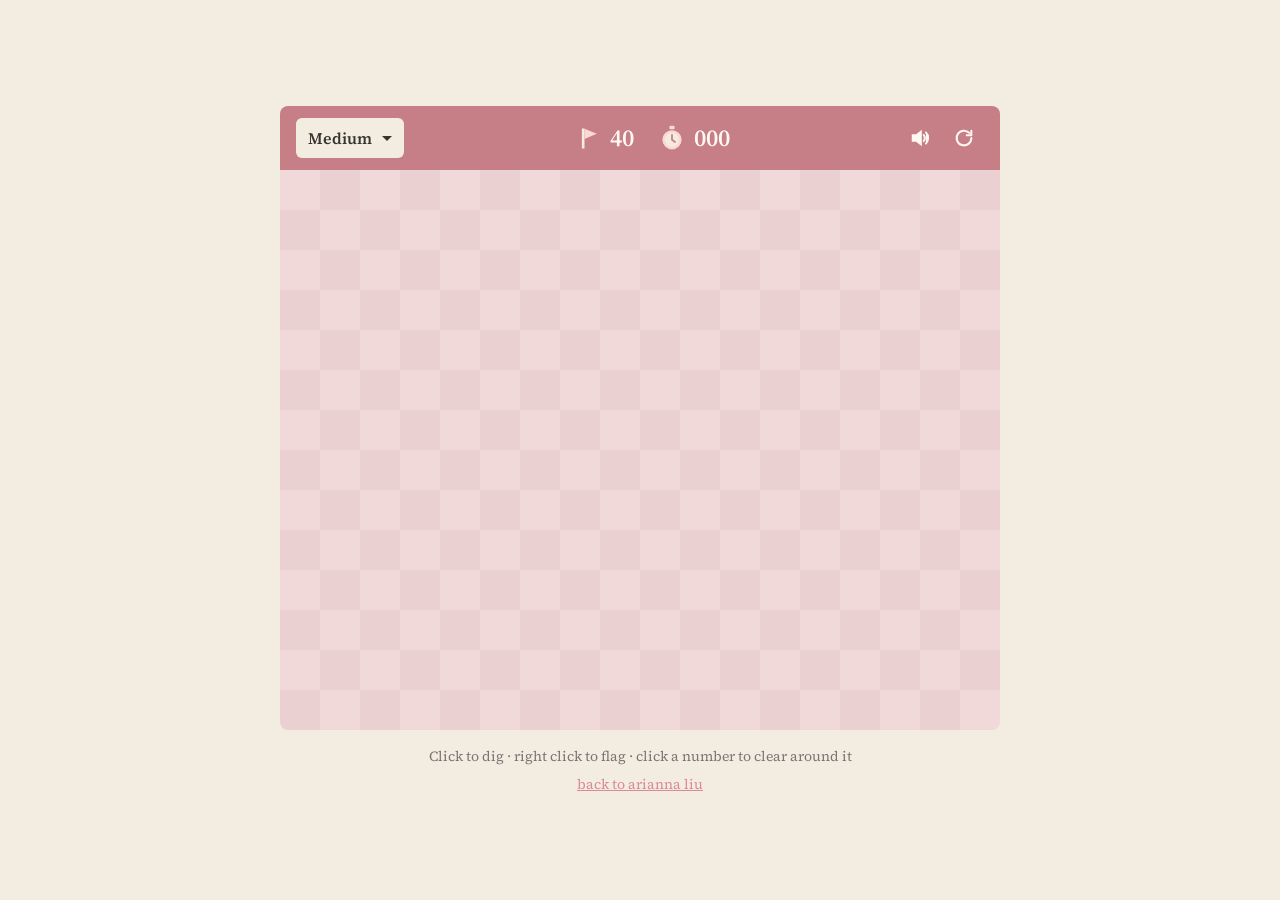
<file: minesweeper.html>
<!doctype html>
<html lang="en">
<script>if (new URLSearchParams(location.search).has('embed')) document.documentElement.classList.add('embed');</script>
<head>
<meta charset="utf-8">
<meta name="viewport" content="width=device-width, initial-scale=1, viewport-fit=cover">
<title>Minesweeper · Arianna Liu</title>
<meta name="description" content="A pink minesweeper game.">
<link rel="icon" href="data:image/svg+xml,%3Csvg xmlns='http://www.w3.org/2000/svg' viewBox='0 0 32 32'%3E%3Crect width='32' height='32' rx='8' fill='%23C67F87'/%3E%3Cpath d='M11 6v20M11 7l12 5-12 5' stroke='%23F3EDE1' stroke-width='3' fill='%23F3EDE1' stroke-linejoin='round'/%3E%3C/svg%3E">
<link rel="preconnect" href="https://fonts.googleapis.com">
<link rel="preconnect" href="https://fonts.gstatic.com" crossorigin>
<link href="https://fonts.googleapis.com/css2?family=Source+Serif+4:opsz,wght@8..60,400..700&display=swap" rel="stylesheet">
<style>
  :root{
    --paper:#F3EDE1;          /* site off-white */
    --ink:#37352F;            /* page text */
    --bar:#C67F87;            /* warm rose header, toward the squishy's coral pink */
    --bar-ink:#FFF8F2;
    --hide-a:#F1D9DA;         /* unopened checkers: same pink as the note boxes on the page */
    --hide-b:#EBD0D1;
    --hide-hover:#F6E4E4;
    --open-a:#FAF2E9;         /* opened checkers: warm off-whites */
    --open-b:#F2E5D9;
    --rose:#D98A92;
    --ease:cubic-bezier(0.22,1,0.36,1);
    --cell:36px;
  }
  *{box-sizing:border-box;margin:0;padding:0}
  html,body{min-height:100%;background:var(--paper);color:var(--ink);font-family:"Source Serif 4",Georgia,serif;
    -webkit-font-smoothing:antialiased}
  body{display:grid;place-items:center;min-height:100vh;min-height:100svh;padding:24px 16px}
  button{font:inherit;color:inherit;background:none;border:0;cursor:pointer}
  :focus-visible{outline:2px solid var(--rose);outline-offset:2px}

  .game{position:relative;border-radius:8px;overflow:hidden;
        user-select:none;-webkit-user-select:none;-webkit-touch-callout:none}

  /* Header bar */
  .bar{display:flex;align-items:center;justify-content:space-between;gap:16px;height:64px;padding:0 16px;background:var(--bar);color:var(--bar-ink)}
  .level{position:relative}
  .level select{appearance:none;-webkit-appearance:none;font:inherit;font-weight:600;font-size:1rem;line-height:1.5rem;
        padding:8px 32px 8px 12px;border:0;border-radius:6px;background:var(--paper);color:var(--ink);cursor:pointer}
  .level::after{content:"";position:absolute;right:12px;top:50%;margin-top:-2px;border:5px solid transparent;border-top-color:var(--ink);pointer-events:none}
  .stats{display:flex;align-items:center;gap:24px;font-size:1.5rem;line-height:2rem;font-weight:600;font-variant-numeric:tabular-nums}
  .stat{display:flex;align-items:center;gap:8px}
  .stat svg{width:28px;height:28px;flex:none}
  .tools{display:flex;align-items:center;gap:4px}
  .icon{display:grid;place-items:center;width:40px;height:40px;border-radius:9999px;transition:background-color .3s var(--ease)}
  .icon:hover{background:rgba(255,255,255,.14)}
  .icon:active{transform:scale(.94)}
  .icon svg{width:22px;height:22px}
  .icon.flagmode[aria-pressed="true"]{background:rgba(255,255,255,.24)}
  .icon.flagmode{display:none}

  /* Board */
  .board{display:grid;grid-template-columns:repeat(var(--cols),var(--cell));grid-auto-rows:var(--cell);touch-action:manipulation;contain:layout paint}
  .c{position:relative;width:var(--cell);height:var(--cell);display:grid;place-items:center;
     font-weight:700;font-size:calc(var(--cell) * .55);line-height:1;background:var(--hide-a)}
  .c.alt{background:var(--hide-b)}
  .c.h:hover{background:var(--hide-hover)}
  .c.o{background:var(--open-a);cursor:default}
  .c.o.alt{background:var(--open-b)}
  .c.o.pop{animation:pop .28s var(--ease) both;animation-delay:var(--d,0ms)}
  @keyframes pop{from{opacity:.2;transform:scale(.6)}to{opacity:1;transform:none}}
  .c[data-n="1"]{color:#7A8DAE}.c[data-n="2"]{color:#7C9670}.c[data-n="3"]{color:#D06A78}.c[data-n="4"]{color:#8C70A0}
  .c[data-n="5"]{color:#B9805C}.c[data-n="6"]{color:#5F958F}.c[data-n="7"]{color:#5A544B}.c[data-n="8"]{color:#A39C93}
  .c svg{width:62%;height:62%;pointer-events:none}
  .c.f svg{animation:plant .3s var(--ease) both}
  @keyframes plant{from{transform:translateY(-30%) scale(.5);opacity:0}to{transform:none;opacity:1}}
  .c.boom{background:#F2A49F !important}
  .c.mine svg{animation:pop .3s var(--ease) both}

  /* End screen */
  .end{position:absolute;inset:64px 0 0;display:grid;place-items:center;background:rgba(243,237,225,.55);
       backdrop-filter:blur(2px);-webkit-backdrop-filter:blur(2px);opacity:0;visibility:hidden;transition:opacity .4s var(--ease),visibility 0s linear .4s}
  .end.on{opacity:1;visibility:visible;transition:opacity .4s var(--ease),visibility 0s}
  .card{display:flex;flex-direction:column;align-items:center;gap:16px;padding:24px 32px;border-radius:12px;background:var(--paper);
        box-shadow:0 16px 48px rgba(200,110,100,.2);text-align:center;transform:translateY(12px) scale(.98);transition:transform .5s var(--ease)}
  .end.on .card{transform:none}
  .card h2{font-size:1.5rem;line-height:2rem;font-weight:600;color:var(--bar)}
  .times{display:flex;gap:32px}
  .times div{display:flex;flex-direction:column;gap:4px}
  .times span{font-size:.75rem;line-height:1rem;font-weight:500;color:#787774;letter-spacing:.04em;text-transform:uppercase}
  .times b{font-size:1.875rem;line-height:2.25rem;font-weight:600;font-variant-numeric:tabular-nums}
  .again{padding:8px 16px;border-radius:9999px;background:var(--bar);color:var(--bar-ink);font-weight:600;font-size:1rem;line-height:1.5rem;
         transition:background-color .3s var(--ease)}
  .again:hover{background:#B5707A}
  .again:active{transform:scale(.98)}

  .hint{margin-top:16px;font-size:.875rem;line-height:1.25rem;color:#787774;text-align:center}
  .back{display:inline-block;margin-top:8px;font-size:.875rem;line-height:1.25rem;color:var(--rose)}
  .back:hover{text-decoration:underline}

  /* embedded in the me page: no page chrome, transparent, sized by the board */
  .embed,.embed body{background:transparent;min-height:0}
  .embed body{display:block;padding:0 0 8px}
  .embed main{display:flex;flex-direction:column;align-items:center}
  .embed .back{display:none}
  .embed .hint{margin-top:12px}
  @media (hover:none){ .icon.flagmode{display:grid} }
  @media (max-width:560px){
    .bar{height:56px;padding:0 8px;gap:8px}
    .end{inset:56px 0 0}
    .stats{gap:12px;font-size:1.25rem}
    .stat svg{width:22px;height:22px}
    .level select{font-size:.875rem;padding:6px 28px 6px 10px}
    .icon{width:36px;height:36px}
  }
  /* very narrow (e.g. embedded beside the squishy): compact header so it never outgrows the board */
  @media (max-width:380px){
    .bar{height:44px;padding:0 6px;gap:4px}
    .end{inset:44px 0 0}
    .stats{gap:8px;font-size:1rem;line-height:1.5rem}
    .stat{gap:4px}
    .stat svg{width:18px;height:18px}
    .tools{gap:0}
    .icon{width:30px;height:30px}
    .icon svg{width:17px;height:17px}
    .level select{font-size:.75rem;line-height:1rem;padding:4px 20px 4px 8px}
    .level::after{right:7px;border-width:4px}
    .hint{font-size:.75rem;line-height:1rem}
  }
  @media (prefers-reduced-motion:reduce){ .c.o.pop,.c.f svg,.c.mine svg{animation:none} }
</style>
</head>
<body>
<main>
  <div class="game" id="game">
    <header class="bar">
      <label class="level"><span class="sr" style="position:absolute;width:1px;height:1px;overflow:hidden;clip:rect(0 0 0 0)">Difficulty</span>
        <select id="level">
          <option value="easy">Easy</option>
          <option value="medium" selected>Medium</option>
          <option value="hard">Hard</option>
        </select>
      </label>
      <div class="stats">
        <div class="stat" title="Flags left"><svg viewBox="0 0 32 32" aria-hidden="true"><path d="M9 5h3v23H9z" fill="#F3EDE1"/><path d="M12 5.5 26 11l-14 6z" fill="#FCD8D5"/></svg><span id="flags" aria-label="Flags left">40</span></div>
        <div class="stat" title="Time"><svg viewBox="0 0 32 32" aria-hidden="true"><rect x="13" y="2" width="6" height="4" rx="1.5" fill="#FCD8D5"/><circle cx="16" cy="18" r="11" fill="#FCD8D5"/><circle cx="16" cy="18" r="8" fill="#F3EDE1"/><path d="M16 18V12.5M16 18l3.5 2.5" stroke="#C67F87" stroke-width="2" stroke-linecap="round"/></svg><span id="time" aria-label="Seconds">000</span></div>
      </div>
      <div class="tools">
        <button class="icon flagmode" id="flagmode" aria-pressed="false" aria-label="Flag mode"><svg viewBox="0 0 32 32" aria-hidden="true"><path d="M9 5h3v23H9z" fill="currentColor"/><path d="M12 5.5 26 11l-14 6z" fill="currentColor"/></svg></button>
        <button class="icon" id="sound" aria-pressed="true" aria-label="Sound on"><svg viewBox="0 0 24 24" aria-hidden="true"><path id="soundIcon" fill="currentColor" d="M4 9h4l5-4v14l-5-4H4zM16 8.5a5 5 0 0 1 0 7M18.5 6a8.5 8.5 0 0 1 0 12" stroke="currentColor" stroke-width="2" stroke-linecap="round"/></svg></button>
        <button class="icon" id="restart" aria-label="New game"><svg viewBox="0 0 24 24" aria-hidden="true"><path d="M20 12a8 8 0 1 1-2.3-5.6M20 4v5h-5" fill="none" stroke="currentColor" stroke-width="2.2" stroke-linecap="round" stroke-linejoin="round"/></svg></button>
      </div>
    </header>
    <div class="board" id="board" role="grid" aria-label="Minefield"></div>
    <div class="end" id="end" aria-live="polite">
      <div class="card">
        <h2 id="endTitle">You cleared it</h2>
        <div class="times"><div><span>time</span><b id="endTime">000</b></div><div><span>best</span><b id="endBest">–</b></div></div>
        <button class="again" id="again">Play again</button>
      </div>
    </div>
  </div>
  <p class="hint" id="hint">Click to dig · right click to flag · click a number to clear around it</p>
  <p style="text-align:center"><a class="back" href="index.html">back to arianna liu</a></p>
</main>

<script>
(() => {
  const LEVELS = { easy: [10, 8, 10], medium: [18, 14, 40], hard: [24, 20, 99] };   // cols, rows, mines
  const $ = id => document.getElementById(id);
  const boardEl = $('board'), flagsEl = $('flags'), timeEl = $('time'), endEl = $('end');
  const reduced = matchMedia('(prefers-reduced-motion: reduce)').matches;
  const touch = matchMedia('(hover: none)').matches;
  if (touch) $('hint').textContent = 'Tap to dig · hold to flag (or use the flag button) · tap a number to clear around it';

  const FLAG = '<svg viewBox="0 0 32 32"><path d="M9 4h3v24H9z" fill="#A8656F"/><path d="M12 4.5 27 10.5 12 17z" fill="#E88C9C"/></svg>';
  const MINE = '<svg viewBox="0 0 32 32"><circle cx="16" cy="16" r="9" fill="#B5677A"/><circle cx="13" cy="13" r="2.6" fill="#FFC4B6"/></svg>';
  const WRONG = '<svg viewBox="0 0 32 32"><path d="M9 4h3v24H9z" fill="#A8656F"/><path d="M12 4.5 27 10.5 12 17z" fill="#E88C9C"/><path d="M6 6l20 20M26 6 6 26" stroke="#5A544B" stroke-width="3" stroke-linecap="round"/></svg>';

  let C, R, M, N, mine, adj, st, cells, started, over, opened, flags, t0, timer, level = 'medium', flagMode = false;
  // st: 0 hidden, 1 open, 2 flagged

  /* ---------- sound (tiny synthesized blips, no files) ---------- */
  let soundOn = true, ac = null;
  function blip(freq, dur = .05, type = 'sine', vol = .06){
    if (!soundOn) return;
    try {
      ac = ac || new (window.AudioContext || window.webkitAudioContext)();
      const o = ac.createOscillator(), g = ac.createGain(), t = ac.currentTime;
      o.type = type; o.frequency.setValueAtTime(freq, t); o.frequency.exponentialRampToValueAtTime(freq * .6, t + dur);
      g.gain.setValueAtTime(vol, t); g.gain.exponentialRampToValueAtTime(.0001, t + dur);
      o.connect(g).connect(ac.destination); o.start(t); o.stop(t + dur);
    } catch (e) {}
  }
  $('sound').addEventListener('click', e => {
    soundOn = !soundOn;
    e.currentTarget.setAttribute('aria-pressed', soundOn);
    e.currentTarget.setAttribute('aria-label', soundOn ? 'Sound on' : 'Sound off');
    $('soundIcon').setAttribute('d', soundOn ? 'M4 9h4l5-4v14l-5-4H4zM16 8.5a5 5 0 0 1 0 7M18.5 6a8.5 8.5 0 0 1 0 12' : 'M4 9h4l5-4v14l-5-4H4zM16 9l5 6M21 9l-5 6');
  });

  /* ---------- best times ---------- */
  const bestKey = () => `ms-best-${level}`;
  const getBest = () => { try { return +localStorage.getItem(bestKey()) || 0; } catch (e) { return 0; } };
  const setBest = v => { try { localStorage.setItem(bestKey(), v); } catch (e) {} };

  /* ---------- setup ---------- */
  const embed = document.documentElement.classList.contains('embed');
  function sizeCells(){
    const maxW = Math.min(innerWidth - (embed ? 0 : 32), 900), maxH = embed ? Infinity : innerHeight - 200;
    const cell = Math.max(embed ? 12 : 18, Math.min(40, Math.floor(maxW / C), Math.floor(maxH / R)));
    document.documentElement.style.setProperty('--cell', cell + 'px');
    if (typeof postHeight === 'function') postHeight();
  }
  function newGame(){
    [C, R, M] = LEVELS[level]; N = C * R;
    mine = new Uint8Array(N); adj = new Uint8Array(N); st = new Uint8Array(N);
    started = false; over = false; opened = 0; flags = 0;
    clearInterval(timer); timeEl.textContent = '000';
    flagsEl.textContent = M;
    endEl.classList.remove('on');
    boardEl.style.setProperty('--cols', C);
    const frag = document.createDocumentFragment();
    cells = new Array(N);
    for (let i = 0; i < N; i++){
      const b = document.createElement('button');
      const r = (i / C) | 0, c = i % C;
      b.className = 'c h' + ((r + c) % 2 ? ' alt' : '');
      b.dataset.i = i;
      b.setAttribute('aria-label', `Row ${r + 1}, column ${c + 1}, hidden`);
      cells[i] = b; frag.appendChild(b);
    }
    boardEl.replaceChildren(frag);
    sizeCells();
    postHeight();
  }
  addEventListener('resize', sizeCells);
  // tell the page that embeds us how tall we are, so its frame fits exactly
  function postHeight(){
    if (embed && parent !== window) parent.postMessage({ type: 'ms-height', h: Math.ceil(document.body.getBoundingClientRect().height) }, '*');
  }
  if (embed && parent !== window){ new ResizeObserver(postHeight).observe(document.body); addEventListener('load', postHeight); }

  function neighbors(i){
    const r = (i / C) | 0, c = i % C, out = [];
    for (let dr = -1; dr <= 1; dr++) for (let dc = -1; dc <= 1; dc++){
      if (!dr && !dc) continue;
      const rr = r + dr, cc = c + dc;
      if (rr >= 0 && rr < R && cc >= 0 && cc < C) out.push(rr * C + cc);
    }
    return out;
  }

  // first click always opens an empty area: no mines on it or around it
  function placeMines(safe){
    const banned = new Set([safe, ...neighbors(safe)]);
    const pool = [];
    for (let i = 0; i < N; i++) if (!banned.has(i)) pool.push(i);
    for (let k = 0; k < M; k++){
      const j = k + ((Math.random() * (pool.length - k)) | 0);
      [pool[k], pool[j]] = [pool[j], pool[k]];
      mine[pool[k]] = 1;
    }
    for (let i = 0; i < N; i++) if (!mine[i]) adj[i] = neighbors(i).reduce((t, n) => t + mine[n], 0);
  }

  function startClock(){
    started = true; t0 = performance.now();
    timer = setInterval(() => {
      const s = Math.min(999, ((performance.now() - t0) / 1000) | 0);
      timeEl.textContent = String(s).padStart(3, '0');
    }, 250);
  }

  /* ---------- moves ---------- */
  function openArea(start){
    // flood fill without recursion; store distance so the reveal ripples outward
    const stack = [[start, 0]], batch = [];
    while (stack.length){
      const [i, d] = stack.pop();
      if (st[i] !== 0) continue;
      st[i] = 1; opened++; batch.push([i, d]);
      if (adj[i] === 0) for (const n of neighbors(i)) if (st[n] === 0 && !mine[n]) stack.push([n, d + 1]);
    }
    for (const [i, d] of batch){
      const el = cells[i];
      el.className = 'c o pop' + (el.classList.contains('alt') ? ' alt' : '');
      if (!reduced) el.style.setProperty('--d', Math.min(d * 22, 420) + 'ms');
      if (adj[i]){ el.textContent = adj[i]; el.dataset.n = adj[i]; }
      el.setAttribute('aria-label', adj[i] ? `${adj[i]} mines around` : 'empty');
    }
    return batch.length;
  }

  function dig(i){
    if (over || st[i] !== 0) return;
    if (!started){ placeMines(i); startClock(); }
    if (mine[i]) return lose(i);
    const n = openArea(i);
    blip(n > 1 ? 520 : 680, n > 1 ? .09 : .045);
    checkWin();
  }

  function toggleFlag(i){
    if (over || st[i] === 1) return;
    const el = cells[i];
    if (st[i] === 2){ st[i] = 0; flags--; el.classList.remove('f'); el.innerHTML = ''; el.setAttribute('aria-label', 'hidden'); }
    else { st[i] = 2; flags++; el.classList.add('f'); el.innerHTML = FLAG; el.setAttribute('aria-label', 'flagged'); }
    flagsEl.textContent = M - flags;
    blip(st[i] === 2 ? 880 : 440, .06, 'triangle', .05);
  }

  // clicking an opened number whose flags are all placed clears the rest around it
  function chord(i){
    if (over || st[i] !== 1 || !adj[i]) return;
    const ns = neighbors(i);
    if (ns.filter(n => st[n] === 2).length !== adj[i]) return;
    let opened_ = 0;
    for (const n of ns) if (st[n] === 0){
      if (mine[n]) return lose(n);
      opened_ += openArea(n);
    }
    if (opened_){ blip(560, .08); checkWin(); }
  }

  function checkWin(){
    if (opened !== N - M) return;
    over = true; clearInterval(timer);
    const secs = Math.min(999, Math.round((performance.now() - t0) / 1000));
    timeEl.textContent = String(secs).padStart(3, '0');
    for (let i = 0; i < N; i++) if (mine[i] && st[i] !== 2){ st[i] = 2; cells[i].classList.add('f'); cells[i].innerHTML = FLAG; }
    flagsEl.textContent = 0;
    const best = getBest(); const nb = !best || secs < best;
    if (nb) setBest(secs);
    $('endTitle').textContent = nb && best ? 'New best time' : 'You cleared it';
    $('endTime').textContent = String(secs).padStart(3, '0');
    $('endBest').textContent = String(nb ? secs : best).padStart(3, '0');
    [660, 880, 1100].forEach((f, k) => setTimeout(() => blip(f, .12, 'sine', .05), k * 110));
    setTimeout(() => { endEl.classList.add('on'); $('again').focus({preventScroll:true}); }, reduced ? 0 : 500);
  }

  function lose(hit){
    over = true; clearInterval(timer);
    cells[hit].className += ' o boom mine'; cells[hit].innerHTML = MINE;
    blip(120, .35, 'sawtooth', .07);
    const rest = [];
    for (let i = 0; i < N; i++){
      if (mine[i] && i !== hit && st[i] !== 2) rest.push(i);
      if (!mine[i] && st[i] === 2){ cells[i].innerHTML = WRONG; }
    }
    // mines appear nearest first, all within about a second
    const hr = (hit / C) | 0, hc = hit % C;
    rest.sort((a, b) => Math.hypot(((a / C) | 0) - hr, a % C - hc) - Math.hypot(((b / C) | 0) - hr, b % C - hc));
    const step = reduced ? 0 : Math.min(40, 1000 / Math.max(1, rest.length));
    rest.forEach((i, k) => setTimeout(() => {
      const el = cells[i]; el.className = el.className.replace(' h', '') + ' mine'; el.innerHTML = MINE;
    }, k * step));
    $('endTitle').textContent = 'Boom. Try again?';
    $('endTime').textContent = timeEl.textContent;
    const best = getBest(); $('endBest').textContent = best ? String(best).padStart(3, '0') : '–';
    setTimeout(() => { endEl.classList.add('on'); $('again').focus({preventScroll:true}); }, reduced ? 0 : rest.length * step + 500);
  }

  /* ---------- input (one listener for the whole board) ---------- */
  let pressTimer = null, longPressed = false;
  const idx = e => { const b = e.target.closest('.c'); return b ? +b.dataset.i : -1; };

  boardEl.addEventListener('click', e => {
    const i = idx(e); if (i < 0) return;
    if (longPressed){ longPressed = false; return; }
    if (st[i] === 1) chord(i);
    else if (flagMode || e.shiftKey) toggleFlag(i);
    else if (st[i] === 0) dig(i);
  });
  boardEl.addEventListener('contextmenu', e => {
    e.preventDefault();
    const i = idx(e); if (i < 0) return;
    if (st[i] === 1) chord(i); else toggleFlag(i);
  });
  // hold to flag on touch screens
  boardEl.addEventListener('pointerdown', e => {
    if (e.pointerType !== 'touch') return;
    const i = idx(e); if (i < 0) return;
    longPressed = false;
    pressTimer = setTimeout(() => { longPressed = true; toggleFlag(i); navigator.vibrate?.(15); }, 350);
  });
  ['pointerup', 'pointercancel', 'pointerleave'].forEach(ev => boardEl.addEventListener(ev, () => clearTimeout(pressTimer)));
  // keyboard: arrows move, Enter/Space digs, F flags
  boardEl.addEventListener('keydown', e => {
    const i = idx(e); if (i < 0) return;
    const r = (i / C) | 0, c = i % C;
    const move = { ArrowUp: [-1, 0], ArrowDown: [1, 0], ArrowLeft: [0, -1], ArrowRight: [0, 1] }[e.key];
    if (move){
      e.preventDefault();
      const rr = Math.max(0, Math.min(R - 1, r + move[0])), cc = Math.max(0, Math.min(C - 1, c + move[1]));
      cells[rr * C + cc].focus();
    } else if (e.key === 'f' || e.key === 'F'){ e.preventDefault(); st[i] === 1 ? chord(i) : toggleFlag(i); }
  });

  $('flagmode').addEventListener('click', e => {
    flagMode = !flagMode; e.currentTarget.setAttribute('aria-pressed', flagMode);
  });
  $('level').addEventListener('change', e => { level = e.target.value; newGame(); });
  $('restart').addEventListener('click', newGame);
  $('again').addEventListener('click', newGame);

  newGame();
})();
</script>
</body>
</html>
</file>
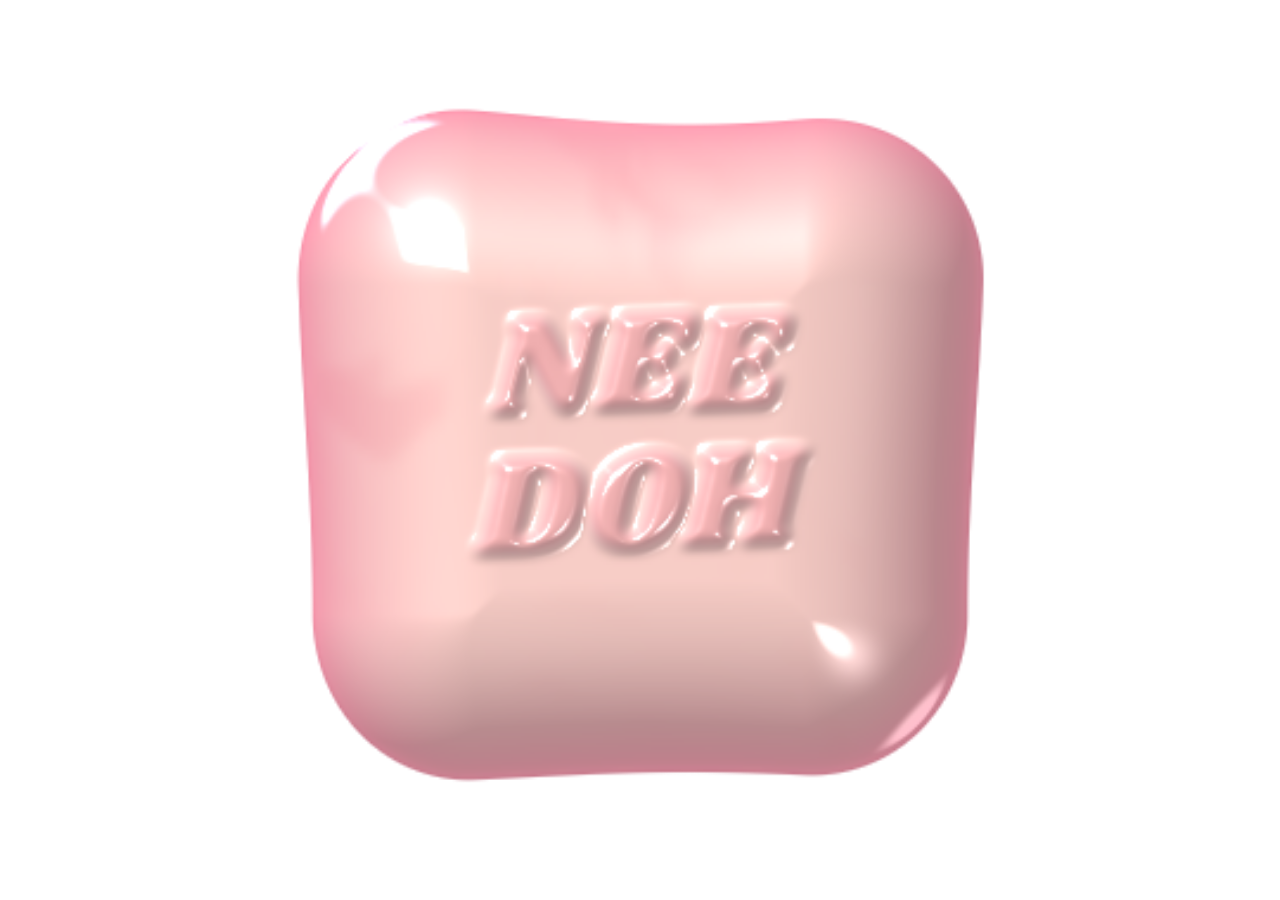
<file: needoh.html>
<!doctype html>
<html lang="en">
<head>
<meta charset="utf-8">
<meta name="viewport" content="width=device-width, initial-scale=1">
<title>Squishy Cube</title>
<link rel="preconnect" href="https://fonts.googleapis.com">
<link rel="preconnect" href="https://fonts.gstatic.com" crossorigin>
<link href="https://fonts.googleapis.com/css2?family=Shrikhand&display=swap" rel="stylesheet">
<style>
  html, body { margin: 0; height: 100%; background: transparent; }
  body { display: grid; place-items: center; }
  #needoh {
    width: min(100vw, 100vh);   /* fill whatever frame it's embedded in */
    aspect-ratio: 1;
    touch-action: none;
    cursor: grab;
    display: block;
  }
  #needoh.pressing { cursor: grabbing; }
</style>
</head>
<body>
<canvas id="needoh" aria-label="Squishy pink cube. Press, hold and drag to squish it."></canvas>

<script>
/*
  Virtual sugar-filled squishy.

  How the real thing behaves (and how it's modelled here):
  - The fill is a thick maltose / sugar-syrup gel: viscoelastic. Squeezed slowly
    it flows and sinks deep; jabbed quickly it feels firm and only jiggles.
    -> the fingertip sinks in over time (pressRamp), so quick taps stay shallow.
  - The gel is incompressible: pushing one spot in makes the rest bulge out.
    -> displaced volume inflates the body and pushes material sideways, away from the finger.
  - It's "slow rise": release and it snaps back partway, then the dent oozes
    back over a second or two. Hold longer and the dent sets deeper.
    -> elastic spring toward a plastic "memory" field that creeps toward the
       current dent while held, then slowly decays and spreads out.
  - It's thinner where pressed, so more translucent / saturated there.
*/
(() => {
  const canvas = document.getElementById('needoh');
  const ctx = canvas.getContext('2d');

  // ---------- tunables ----------
  const G = 72;                // physics grid resolution
  const W0 = -0.82, W1 = 0.82;  // world extent (room for the cube plus its squish bulge)
  const CELL = (W1 - W0) / (G - 1);
  const HALF = 0.6, CORNER = 0.3;   // cube face
  const THICK = 0.34, EDGE = 0.34;  // pillow profile
  const SIGMA = 0.16;           // fingertip size
  const DMAX = 0.27;            // max fingertip depth
  const PRESS_TAU = 0.38;       // s, how fast the finger sinks in (viscous)
  const K = 210, C = 15;        // elastic spring / damping (slightly underdamped jiggle)
  const CREEP = 1.3;            // how fast a held dent "sets"
  const RISE_TAU = 1.7;         // s, slow-rise recovery
  const LATERAL = 0.2, INFLATE_XY = 1.4, INFLATE_Z = 3.2;

  // ---------- fields ----------
  const N = G * G;
  const h = new Float32Array(N), v = new Float32Array(N), hp = new Float32Array(N);
  const f = new Float32Array(N), tmp = new Float32Array(N), B = new Float32Array(N);
  const ux = new Float32Array(N), uy = new Float32Array(N);

  // ---------- marble texture (moves with the material) ----------
  const MT = 128;
  const marble = new Float32Array(MT * MT);
  (function buildMarble() {
    const R = 32, rnd = new Float32Array(R * R);
    let s = 1337; const rand = () => (s = (s * 16807) % 2147483647) / 2147483647;
    for (let i = 0; i < R * R; i++) rnd[i] = rand();
    const vn = (x, y) => {
      const xi = Math.floor(x), yi = Math.floor(y), xf = x - xi, yf = y - yi;
      const sx = xf * xf * (3 - 2 * xf), sy = yf * yf * (3 - 2 * yf);
      const a = rnd[((yi & 31) * R) + (xi & 31)], b = rnd[((yi & 31) * R) + ((xi + 1) & 31)];
      const c = rnd[(((yi + 1) & 31) * R) + (xi & 31)], d = rnd[(((yi + 1) & 31) * R) + ((xi + 1) & 31)];
      return a + (b - a) * sx + (c - a) * sy + (a - b - c + d) * sx * sy;
    };
    const fbm = (x, y) => { let t = 0, a = 0.5; for (let o = 0; o < 4; o++) { t += a * vn(x, y); x *= 2; y *= 2; a *= 0.5; } return t; };
    for (let j = 0; j < MT; j++) for (let i = 0; i < MT; i++) {
      const x = i / MT * 4, y = j / MT * 4;
      const w = fbm(x + 3.1 * fbm(x + 1.7, y + 9.2), y + 3.1 * fbm(x + 8.3, y + 2.8));
      marble[j * MT + i] = Math.max(0, Math.min(1, (Math.sin(w * 9) * 0.5 + 0.5) ** 3));
    }
  })();
  // sample a square texture laid over material space [-1.2, 1.2]
  const sampleTex = (tex, T, x, y) => {
    let gx = (x + 1.2) / 2.4 * (T - 1), gy = (y + 1.2) / 2.4 * (T - 1);
    gx = Math.max(0, Math.min(T - 1.001, gx)); gy = Math.max(0, Math.min(T - 1.001, gy));
    const i = gx | 0, j = gy | 0, fx = gx - i, fy = gy - j, k = j * T + i;
    return (tex[k] * (1 - fx) + tex[k + 1] * fx) * (1 - fy) + (tex[k + T] * (1 - fx) + tex[k + T + 1] * fx) * fy;
  };
  const sampleMarble = (x, y) => sampleTex(marble, MT, x, y);

  // ---------- embossed logo (lives in material space, so it stretches with the goo) ----------
  const LT = 320;
  const logo = new Float32Array(LT * LT);
  function buildLogo() {
    const c = document.createElement('canvas'); c.width = c.height = LT;
    const g = c.getContext('2d');
    const toPx = (w) => (w + 1.2) / 2.4 * LT;
    const cx = toPx(0), size = LT * 0.105;
    g.fillStyle = '#fff'; g.textAlign = 'center'; g.textBaseline = 'middle';
    g.font = `${size}px "Shrikhand", "Cooper Black", Georgia, serif`;
    g.filter = 'blur(1.2px)';
    const cy = toPx(0);
    g.save(); g.translate(cx, cy - size * 0.5); g.rotate(-0.04); g.fillText('NEE', 0, 0); g.restore();
    g.save(); g.translate(cx, cy + size * 0.5); g.rotate(-0.04); g.fillText('DOH', 0, 0); g.restore();
    const d = g.getImageData(0, 0, LT, LT).data;
    for (let i = 0; i < LT * LT; i++) logo[i] = d[i * 4 + 3] / 255;
  }
  buildLogo();
  if (document.fonts) document.fonts.load('40px "Shrikhand"').then(buildLogo, () => {});

  const bilerp = (arr, x, y) => {
    let gx = (x - W0) / CELL, gy = (y - W0) / CELL;
    if (gx < 0) gx = 0; else if (gx > G - 1.001) gx = G - 1.001;
    if (gy < 0) gy = 0; else if (gy > G - 1.001) gy = G - 1.001;
    const i = gx | 0, j = gy | 0, fx = gx - i, fy = gy - j, k = j * G + i;
    return (arr[k] * (1 - fx) + arr[k + 1] * fx) * (1 - fy) + (arr[k + G] * (1 - fx) + arr[k + G + 1] * fx) * fy;
  };

  // rounded box SDF with a slightly lumpy, hand-made outline
  const shapeSDF = (x, y) => {
    const qx = Math.abs(x) - HALF + CORNER, qy = Math.abs(y) - HALF + CORNER;
    const ox = Math.max(qx, 0), oy = Math.max(qy, 0);
    let d = Math.hypot(ox, oy) + Math.min(Math.max(qx, qy), 0) - CORNER;
    const top = 0.75 - 0.25 * Math.tanh(y * 4);   // lumpier on top, smoothly blended
    d += 0.018 * Math.sin(x * 5.3 + 1.1) * top + 0.012 * Math.sin(y * 4.1 + 0.4);
    return d;
  };

  // ---------- pointer ----------
  const ptr = { down: false, x: 0, y: 0, depth: 0 };
  let globalScale = 1, globalVel = 0, zInflate = 1;
  const toWorld = (e) => {
    const r = canvas.getBoundingClientRect();
    return [W0 + (e.clientX - r.left) / r.width * (W1 - W0), W0 + (e.clientY - r.top) / r.height * (W1 - W0)];
  };
  const onBody = (x, y) => {
    const qx = (x - bilerp(ux, x, y)) / globalScale, qy = (y - bilerp(uy, x, y)) / globalScale;
    return shapeSDF(qx, qy) < 0.04;
  };
  canvas.addEventListener('pointerdown', (e) => {
    const [x, y] = toWorld(e);
    if (!onBody(x, y)) return;
    ptr.down = true; ptr.x = x; ptr.y = y; ptr.depth = 0;
    canvas.setPointerCapture(e.pointerId);
    canvas.classList.add('pressing');
  });
  canvas.addEventListener('pointermove', (e) => {
    const [x, y] = toWorld(e);
    if (ptr.down) { ptr.x = x; ptr.y = y; }
    else canvas.style.cursor = onBody(x, y) ? '' : 'default';
  });
  const release = () => { ptr.down = false; canvas.classList.remove('pressing'); };
  canvas.addEventListener('pointerup', release);
  canvas.addEventListener('pointercancel', release);

  // ---------- physics ----------
  function blur(src, dst, passes) {
    dst.set(src);
    for (let p = 0; p < passes; p++) {
      for (let j = 0; j < G; j++) for (let i = 1; i < G - 1; i++) { const k = j * G + i; tmp[k] = (dst[k - 1] + dst[k] * 2 + dst[k + 1]) * 0.25; }
      for (let j = 0; j < G; j++) { tmp[j * G] = dst[j * G]; tmp[j * G + G - 1] = dst[j * G + G - 1]; }
      for (let j = 1; j < G - 1; j++) for (let i = 0; i < G; i++) { const k = j * G + i; dst[k] = (tmp[k - G] + tmp[k] * 2 + tmp[k + G]) * 0.25; }
    }
  }

  function step(dt) {
    // fingertip sinks in gradually: slow press = deep, quick jab = shallow (firm)
    if (ptr.down) ptr.depth += (DMAX - ptr.depth) * (1 - Math.exp(-dt / PRESS_TAU));
    const s2 = 2 * SIGMA * SIGMA;
    for (let j = 0, k = 0; j < G; j++) {
      const y = W0 + j * CELL;
      for (let i = 0; i < G; i++, k++) {
        const x = W0 + i * CELL;
        if (ptr.down) { const dx = x - ptr.x, dy = y - ptr.y; f[k] = ptr.depth * Math.exp(-(dx * dx + dy * dy) / s2); }
        else f[k] = 0;
      }
    }
    const rise = Math.exp(-dt / RISE_TAU);
    let vol = 0;
    for (let k = 0; k < N; k++) {
      const target = ptr.down ? Math.max(hp[k], f[k]) : hp[k];
      v[k] += (K * (target - h[k]) - C * v[k]) * dt;
      h[k] += v[k] * dt;
      if (ptr.down && h[k] > hp[k]) hp[k] += (h[k] - hp[k]) * CREEP * dt;  // dent sets while held
      hp[k] *= rise;                                                         // slow rise
      vol += h[k];
    }
    // shell tension + goo flow: smooth the fields a little
    for (let j = 1; j < G - 1; j++) for (let i = 1; i < G - 1; i++) {
      const k = j * G + i;
      tmp[k] = h[k] + 0.12 * (h[k - 1] + h[k + 1] + h[k - G] + h[k + G] - 4 * h[k]);
    }
    for (let j = 1; j < G - 1; j++) for (let i = 1; i < G - 1; i++) { const k = j * G + i; h[k] = tmp[k]; }
    for (let j = 1; j < G - 1; j++) for (let i = 1; i < G - 1; i++) {
      const k = j * G + i;
      tmp[k] = hp[k] + 0.06 * (hp[k - 1] + hp[k + 1] + hp[k - G] + hp[k + G] - 4 * hp[k]);
    }
    for (let j = 1; j < G - 1; j++) for (let i = 1; i < G - 1; i++) { const k = j * G + i; hp[k] = tmp[k]; }

    // incompressible: displaced volume bulges the whole body (with a little gooey lag/wobble)
    vol *= CELL * CELL;
    const targetScale = 1 + vol * INFLATE_XY;
    globalVel += (90 * (targetScale - globalScale) - 11 * globalVel) * dt;
    globalScale += globalVel * dt;
    zInflate = 1 + (globalScale - 1) * (INFLATE_Z / INFLATE_XY);
  }

  function lateral() {
    // material is pushed away from the dent: u = -grad(blurred dent)
    blur(h, B, 6);
    for (let j = 0; j < G; j++) for (let i = 0; i < G; i++) {
      const k = j * G + i;
      const gx = (B[j * G + Math.min(i + 1, G - 1)] - B[j * G + Math.max(i - 1, 0)]) / (2 * CELL);
      const gy = (B[Math.min(j + 1, G - 1) * G + i] - B[Math.max(j - 1, 0) * G + i]) / (2 * CELL);
      ux[k] = -LATERAL * gx; uy[k] = -LATERAL * gy;
    }
  }

  // ---------- rendering ----------
  let RES = 0, img, zbuf, zt, abuf, mbuf, lbuf, wx;
  function resize() {
    const css = canvas.getBoundingClientRect().width || 400;
    const r = Math.round(Math.min(380, css * Math.min(devicePixelRatio || 1, 2) * 0.55));
    if (r === RES) return;
    RES = r; canvas.width = canvas.height = RES;
    img = ctx.createImageData(RES, RES);
    zbuf = new Float32Array(RES * RES); zt = new Float32Array(RES * RES); abuf = new Float32Array(RES * RES); mbuf = new Float32Array(RES * RES); lbuf = new Float32Array(RES * RES);
    wx = new Float32Array(RES);
    for (let i = 0; i < RES; i++) wx[i] = W0 + (i + 0.5) / RES * (W1 - W0);
  }
  new ResizeObserver(resize).observe(canvas);
  resize();

  // warm rose palette (matches the site's dusty pinks: #C98A9A, #D9A2AF, #F1D9DA)
  const DEEP = [216, 100, 128], LIGHT = [252, 216, 213], VEIN = [232, 140, 156], GLOW = [255, 196, 182];
  const smooth = (e0, e1, x) => { const t = Math.min(1, Math.max(0, (x - e0) / (e1 - e0))); return t * t * (3 - 2 * t); };
  const norm = (v) => { const n = Math.hypot(...v); return v.map(c => c / n); };
  const L = norm([-0.45, -0.6, 0.66]);
  const H = norm([L[0], L[1], L[2] + 1]);
  const H2 = norm([0.55, 0.5, 0.5 + 1]);   // soft second highlight, bottom right

  function render() {
    const px = (W1 - W0) / RES;
    // pass 1: geometry
    for (let j = 0, k = 0; j < RES; j++) {
      const y = wx[j];
      for (let i = 0; i < RES; i++, k++) {
        const x = wx[i];
        const qx = (x - bilerp(ux, x, y)) / globalScale, qy = (y - bilerp(uy, x, y)) / globalScale;
        const d = shapeSDF(qx, qy);
        if (d > px) { zbuf[k] = 0; abuf[k] = 0; continue; }
        abuf[k] = Math.min(1, 0.5 - d / px);
        const inside = Math.min(1, Math.max(0, -d / EDGE));
        const z0 = THICK * Math.sqrt(1 - (1 - inside) * (1 - inside)) * zInflate;
        const lg = sampleTex(logo, LT, qx, qy) * inside;
        zbuf[k] = Math.max(z0 * 0.18, z0 - bilerp(h, x, y) * Math.min(1, inside * 1.6 + 0.25)) + lg * 0.03;
        mbuf[k] = sampleMarble(qx, qy);
        lbuf[k] = lg;
      }
    }
    // smooth the height field so the coarse physics grid never shows as facets
    for (let p = 0; p < 2; p++) {
      for (let j = 0; j < RES; j++) for (let i = 1; i < RES - 1; i++) { const k = j * RES + i; zt[k] = (zbuf[k - 1] + 2 * zbuf[k] + zbuf[k + 1]) * 0.25; }
      for (let j = 1; j < RES - 1; j++) for (let i = 1; i < RES - 1; i++) { const k = j * RES + i; zbuf[k] = (zt[k - RES] + 2 * zt[k] + zt[k + RES]) * 0.25; }
    }
    // pass 2: shading
    const data = img.data, inv2px = 1 / (2 * px);
    for (let j = 0, k = 0; j < RES; j++) {
      for (let i = 0; i < RES; i++, k++) {
        const o = k * 4, a = abuf[k];
        if (a <= 0) { data[o + 3] = 0; continue; }
        const zl = i > 0 ? zbuf[k - 1] : 0, zr = i < RES - 1 ? zbuf[k + 1] : 0;
        const zu = j > 0 ? zbuf[k - RES] : 0, zd = j < RES - 1 ? zbuf[k + RES] : 0;
        let nx = -(zr - zl) * inv2px, ny = -(zd - zu) * inv2px, nz = 1;
        const nl = Math.hypot(nx, ny, nz); nx /= nl; ny /= nl; nz /= nl;
        const ndl = Math.max(0, nx * L[0] + ny * L[1] + nz * L[2]);
        const ndh = Math.max(0, nx * H[0] + ny * H[1] + nz * H[2]);
        const ndh2 = Math.max(0, nx * H2[0] + ny * H2[1] + nz * H2[2]);
        // thickness -> translucency: thin spots (edges, dents) read deeper, juicier pink
        const t = Math.min(1, zbuf[k] / THICK);
        const tt = Math.pow(t, 0.9);
        // logo letters read as clearer, slightly deeper pink rubber
        const m = Math.min(1, mbuf[k] * 0.5 * (0.3 + 0.7 * (1 - tt * 0.6)) + lbuf[k] * 0.6);
        const diff = 0.74 + 0.34 * ndl;
        // wet gloss: tight hot highlight + wide sheen + a soft second light
        const spec = Math.pow(ndh, 160) * 0.95 + Math.pow(ndh, 30) * 0.2 + Math.pow(ndh2, 60) * 0.22;
        const fres = Math.pow(1 - nz, 2.2) * 0.22;
        // glossy "window" reflection that slides along the curved, wet edges
        const rx = 2 * nz * nx, ry = 2 * nz * ny;
        const win = smooth(0.2, 0.05, Math.abs(rx + 0.42) - 0.16) * smooth(0.16, 0.04, Math.abs(ry + 0.46) - 0.1) * 0.75
                  + smooth(0.2, 0.06, Math.hypot(rx - 0.45, ry - 0.42) - 0.05) * 0.25;
        // light scattering inside the gel: warm glow in the thick middle, facing the viewer
        const glow = tt * nz * nz * 0.35;
        for (let c = 0; c < 3; c++) {
          let col = DEEP[c] + (LIGHT[c] - DEEP[c]) * tt;
          col += (VEIN[c] - col) * m;
          col += (GLOW[c] - col) * glow;
          col = col * diff + 255 * (spec + fres + win);
          data[o + c] = col > 255 ? 255 : col;
        }
        data[o + 3] = a * 255;
      }
    }
    ctx.putImageData(img, 0, 0);
  }

  // ---------- loop ----------
  // only animate while on screen (it's embedded at the bottom of a scrolling page)
  let last = performance.now(), acc = 0, running = false;
  const DT = 1 / 120;
  function frame(now) {
    if (!running) return;
    acc += Math.min(0.05, (now - last) / 1000); last = now;
    while (acc >= DT) { step(DT); acc -= DT; }
    lateral();
    render();
    requestAnimationFrame(frame);
  }
  const start = () => { if (running) return; running = true; last = performance.now(); requestAnimationFrame(frame); };
  render();
  if ('IntersectionObserver' in window) {
    new IntersectionObserver(([e]) => { if (e.isIntersecting) start(); else running = false; }).observe(canvas);
  } else start();
})();
</script>
</body>
</html>
</file>
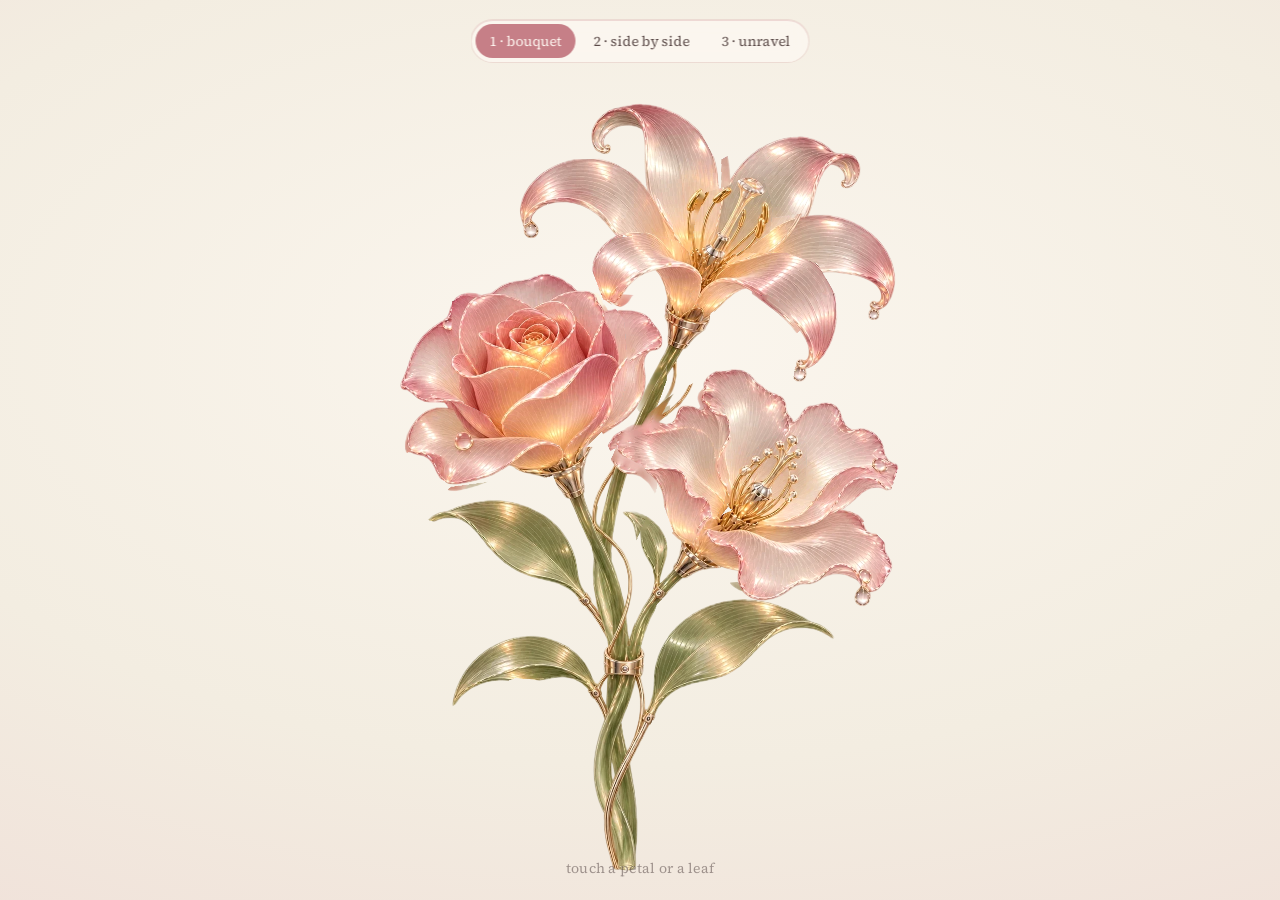
<file: flowers/1-bouquet.html>
<!doctype html>
<html lang="en">
<head>
<meta charset="utf-8">
<meta name="viewport" content="width=device-width, initial-scale=1">
<title>Glass Bouquet</title>
<link rel="stylesheet" href="flora.css">
</head>
<body>
<canvas id="c" aria-label="A glass bouquet of a rose, a lily and a camellia moving in a light breeze. Touch a petal or leaf and it lifts."></canvas>
<nav class="ideas"><a href="1-bouquet.html" aria-current="page">1 · bouquet</a><a href="2-trio.html">2 · side by side</a><a href="3-unravel.html">3 · unravel</a></nav>
<p class="hint" id="hint">touch a petal or a leaf</p>
<script src="garden.js"></script>
<script src="scenes.js"></script>
<script>
  const g = GlassGarden(document.getElementById('c'));
  Scenes.loadBouquet(g).then(b => {
    g.onresize = (W, H) => Object.assign(b, Scenes.placeBouquet(W, H));
    g.onresize(g.width, g.height);
  });
  addEventListener('pointermove', () => document.getElementById('hint').style.opacity = 0, { once: true });
</script>
</body>
</html>
</file>
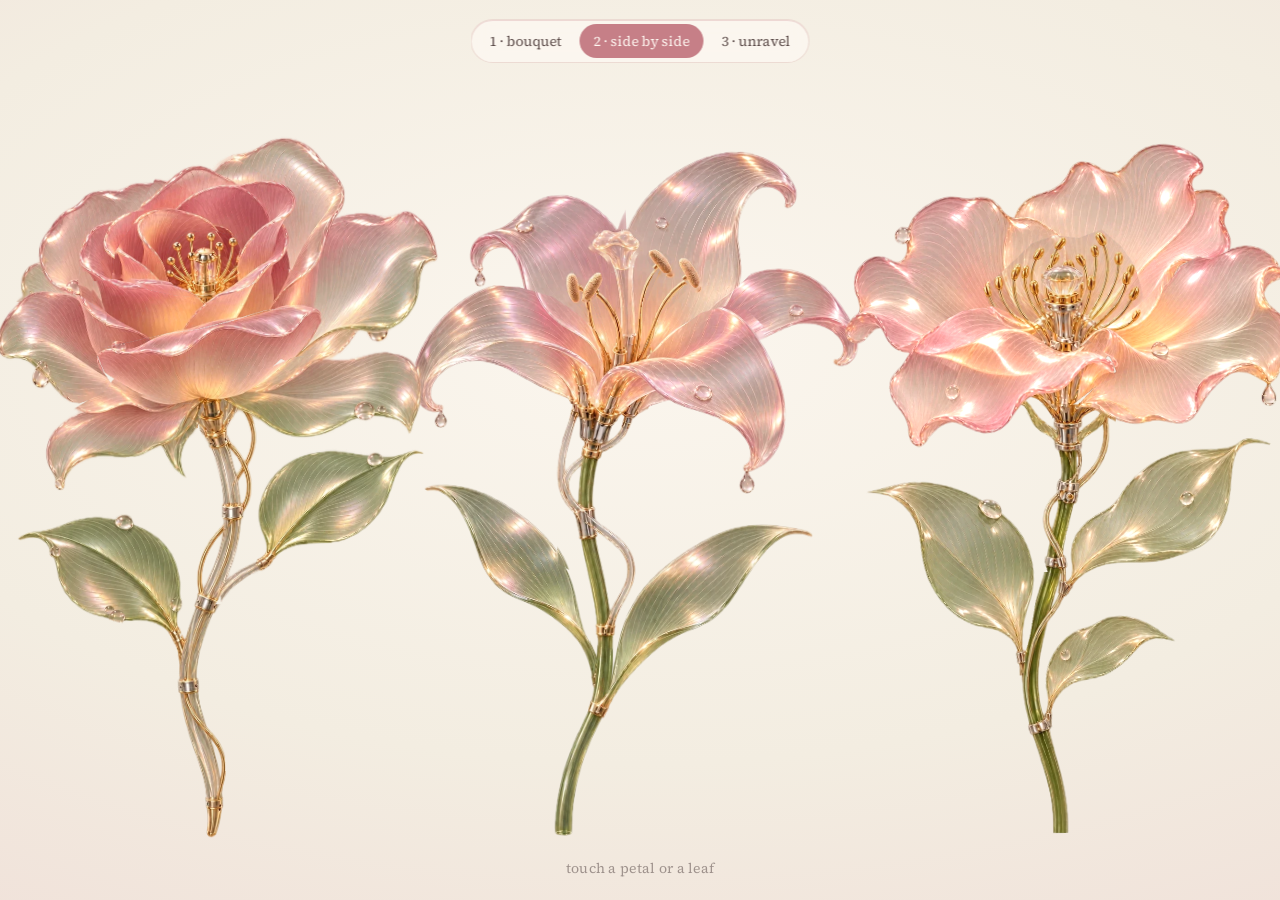
<file: flowers/2-trio.html>
<!doctype html>
<html lang="en">
<head>
<meta charset="utf-8">
<meta name="viewport" content="width=device-width, initial-scale=1">
<title>Three Flowers</title>
<link rel="stylesheet" href="flora.css">
</head>
<body>
<canvas id="c" aria-label="A glass rose, lily and camellia standing side by side in a light breeze. Touch a petal or leaf and it lifts."></canvas>
<nav class="ideas"><a href="1-bouquet.html">1 · bouquet</a><a href="2-trio.html" aria-current="page">2 · side by side</a><a href="3-unravel.html">3 · unravel</a></nav>
<p class="hint" id="hint">touch a petal or a leaf</p>
<script src="garden.js"></script>
<script src="scenes.js"></script>
<script>
  const g = GlassGarden(document.getElementById('c'));
  Scenes.loadFlowers(g).then(F => {
    g.onresize = (W, H) => { const G = Scenes.placeGarden(W, H); for (const n of Scenes.NAMES) Object.assign(F[n], G[n]); };
    g.onresize(g.width, g.height);
  });
  addEventListener('pointermove', () => document.getElementById('hint').style.opacity = 0, { once: true });
</script>
</body>
</html>
</file>
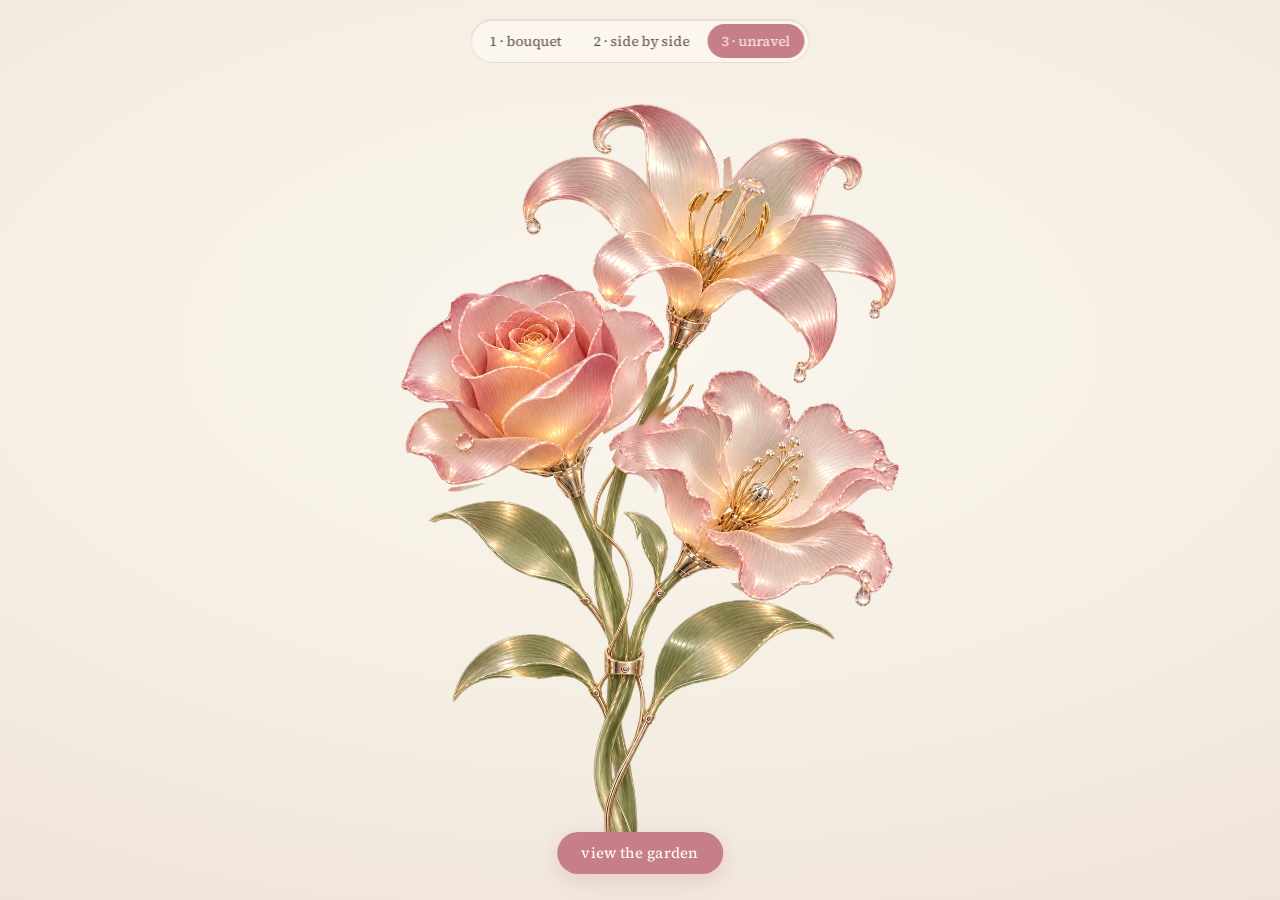
<file: flowers/3-unravel.html>
<!doctype html>
<html lang="en">
<head>
<meta charset="utf-8">
<meta name="viewport" content="width=device-width, initial-scale=1">
<title>Bouquet Unravels</title>
<link rel="stylesheet" href="flora.css">
<style>
  .toggle{ position:fixed; left:50%; bottom:26px; transform:translateX(-50%); z-index:3;
    font:500 15px/1 'Source Serif 4', Georgia, serif; letter-spacing:.02em; color:#FFF8F2;
    background:var(--rose); border:0; border-radius:999px; padding:13px 24px 14px; cursor:pointer;
    box-shadow:0 6px 20px rgba(198,127,135,.28); transition:transform .25s, box-shadow .25s, background .25s, opacity .25s }
  .toggle:hover{ transform:translateX(-50%) translateY(-2px); box-shadow:0 10px 26px rgba(198,127,135,.34); background:#BE737C }
  .toggle:focus-visible{ outline:2px solid var(--ink); outline-offset:3px }
  .toggle:disabled{ opacity:.55; cursor:default }
  .toggle span{ display:inline-block; transition:opacity .25s }
</style>
</head>
<body>
<canvas id="c" aria-label="A glass bouquet that unties into a rose, a lily and a camellia standing side by side."></canvas>
<nav class="ideas"><a href="1-bouquet.html">1 · bouquet</a><a href="2-trio.html">2 · side by side</a><a href="3-unravel.html" aria-current="page">3 · unravel</a></nav>
<button class="toggle" id="toggle" aria-pressed="false" disabled><span>view the garden</span></button>
<script src="garden.js"></script>
<script src="scenes.js"></script>
<script>
  const g = GlassGarden(document.getElementById('c'));
  const btn = document.getElementById('toggle'), label = btn.firstElementChild;
  const ease = t => t < .5 ? 4 * t * t * t : 1 - Math.pow(-2 * t + 2, 3) / 2;
  const sm = (a, b, x) => { const t = Math.min(1, Math.max(0, (x - a) / (b - a))); return t * t * (3 - 2 * t); };
  let k = 0, target = 0, F = null, B = null, home = null, garden = null;
  const D = 2.2, lag = .12;                 // seconds for the whole change; each flower starts a beat after the last
  const order = ['camellia', 'rose', 'lily'];
  function place() {
    if (!F || !home) return;
    B.opacity = 1 - sm(0, .2, k);            // the bouquet hands over to the three single flowers
    order.forEach((n, i) => {
      const e = ease(Math.min(1, Math.max(0, (k - i * lag) / (1 - 2 * lag))));
      const a = home[n], b = garden[n], f = F[n];
      f.x = a.x + (b.x - a.x) * e;
      f.y = a.y + (b.y - a.y) * e - Math.sin(Math.PI * e) * b.h * .04;      // a little lift on the way
      f.h = a.h + (b.h - a.h) * e;
      f.rot = a.rot + (b.rot - a.rot) * e;
      f.opacity = sm(0, .16, k);
    });
  }
  Promise.all([Scenes.loadBouquet(g), Scenes.loadFlowers(g, { hidden: true })]).then(([b, fl]) => {
    B = b; F = fl;
    g.onresize = (W, H) => {
      Object.assign(B, Scenes.placeBouquet(W, H));
      home = Scenes.placeInBouquet(g, F, B); garden = Scenes.placeGarden(W, H); place();
    };
    g.onresize(g.width, g.height);
    Promise.all([B, ...Object.values(F)].map(f => f.ready)).then(() => btn.disabled = false);
  });
  g.onframe = dt => {
    if (k === target) return;
    k += Math.sign(target - k) * dt / D; k = target ? Math.min(k, 1) : Math.max(k, 0); place();
  };
  btn.addEventListener('click', () => {
    target = target ? 0 : 1;
    btn.setAttribute('aria-pressed', target ? 'true' : 'false');
    label.style.opacity = 0;
    setTimeout(() => { label.textContent = target ? 'home' : 'view the garden'; label.style.opacity = 1; }, 220);
  });
</script>
</body>
</html>
</file>
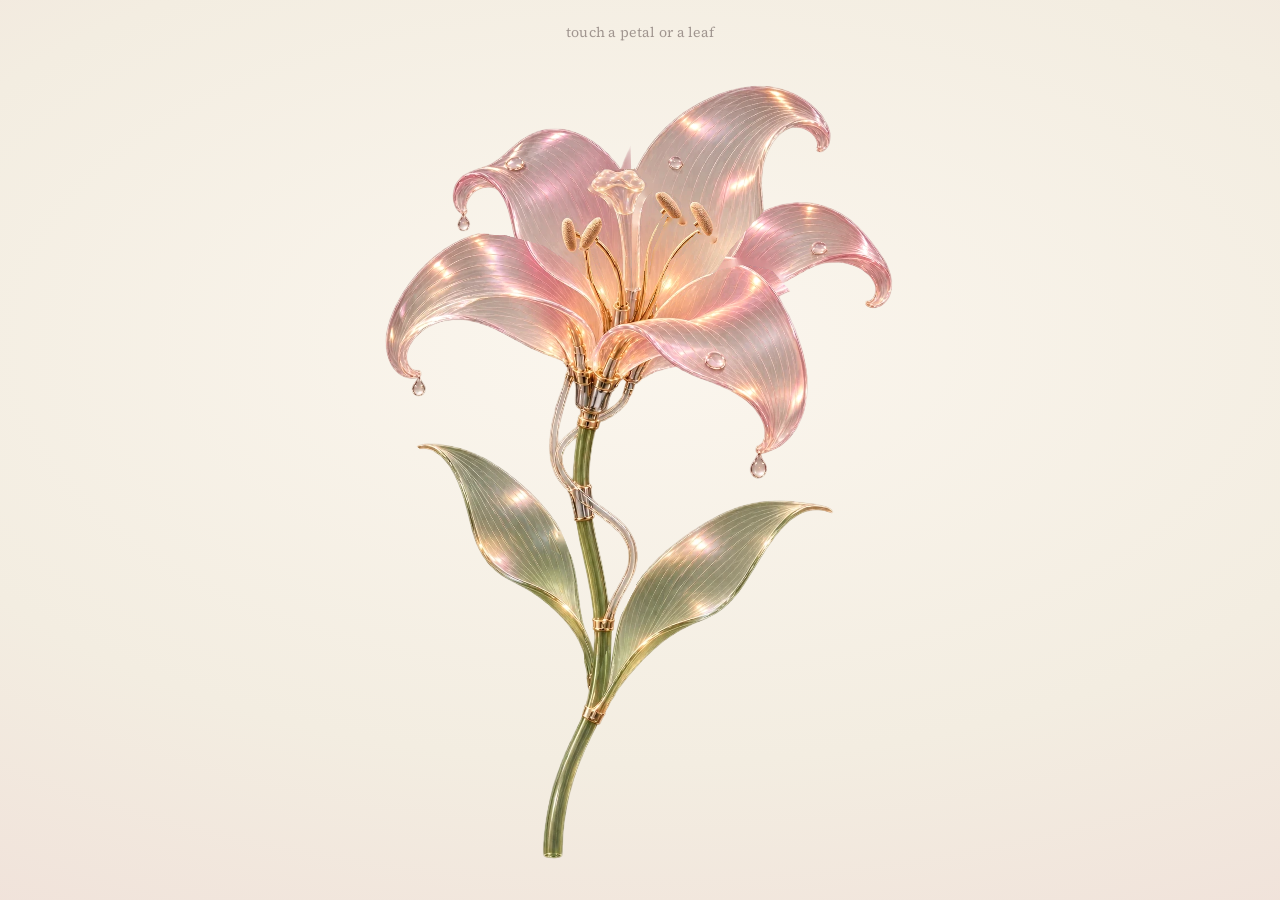
<file: flowers/lily.html>
<!doctype html>
<html lang="en">
<head>
<meta charset="utf-8">
<meta name="viewport" content="width=device-width, initial-scale=1">
<title>Glass Lily</title>
<link rel="stylesheet" href="flora.css">
<style>.hint{ top:22px; bottom:auto }</style>
</head>
<body>
<canvas id="c" aria-label="A glass lily moving in a light breeze. Touch a petal or leaf and it lifts."></canvas>
<p class="hint" id="hint">touch a petal or a leaf</p>
<script src="garden.js"></script>
<script>
  const g = GlassGarden(document.getElementById('c'));
  fetch('lily/rig.json').then(r => r.json()).then(rig => {
    const f = g.add(rig);
    g.onresize = (W, H) => { const h = Math.min(H * .9, W * 1.25); Object.assign(f, { h, x: W / 2, y: H - (H - h) / 2 }); };
    g.onresize(g.width, g.height);
  });
  addEventListener('pointermove', () => document.getElementById('hint').style.opacity = 0, { once: true });
</script>
</body>
</html>
</file>
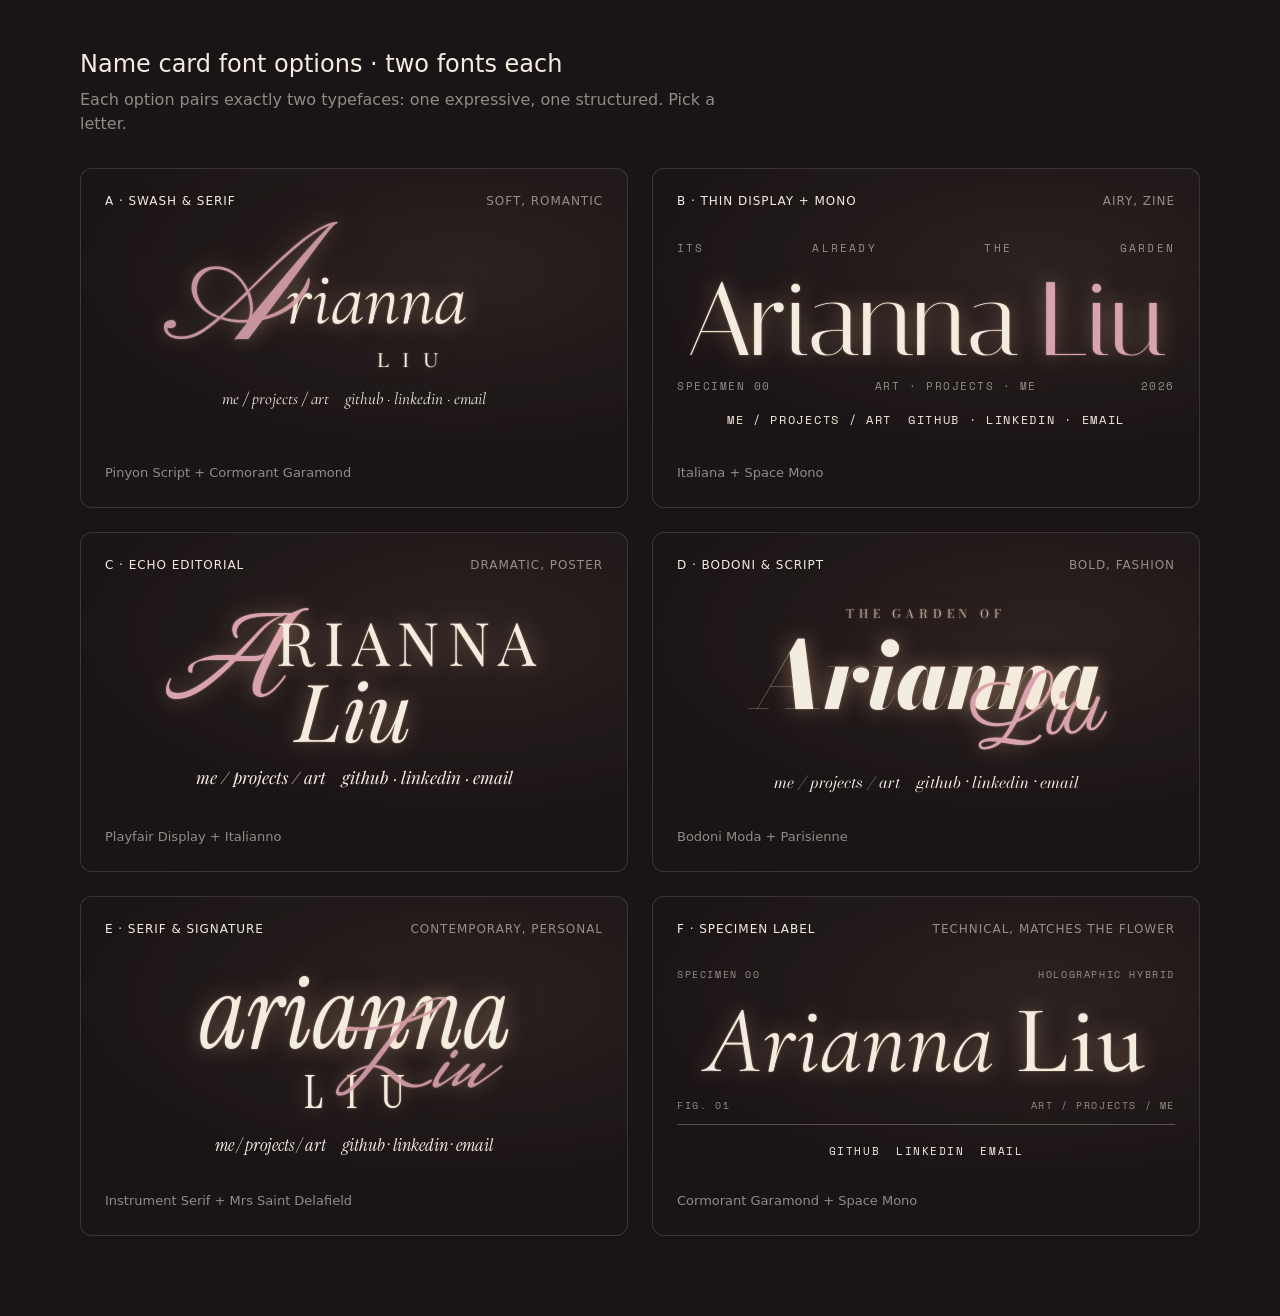
<file: flowers/name-fonts.html>
<!doctype html>
<html lang="en">
<head>
<meta charset="utf-8">
<meta name="viewport" content="width=device-width, initial-scale=1">
<title>Name Card Fonts</title>
<link rel="preconnect" href="https://fonts.googleapis.com">
<link rel="preconnect" href="https://fonts.gstatic.com" crossorigin>
<link href="https://fonts.googleapis.com/css2?family=Pinyon+Script&family=Cormorant+Garamond:ital,wght@0,400;0,500;1,400;1,500&family=Italiana&family=Space+Mono&family=Playfair+Display:ital,wght@0,400;1,400;1,500&family=Italianno&family=Bodoni+Moda:ital,opsz,wght@0,6..96,400;1,6..96,400;1,6..96,800&family=Parisienne&family=Instrument+Serif:ital@0;1&family=Mrs+Saint+Delafield&display=swap" rel="stylesheet">
<style>
  :root { --bg: #1b1416; --cream: #F3EDE1; --glow: 255,206,160; --rose: #D9A2AF; --mute: rgba(243,237,225,.55); }
  * { box-sizing: border-box; }
  html, body { margin: 0; background: var(--bg); color: var(--cream); }
  body { font-family: system-ui, sans-serif; padding: 48px 24px 80px; }
  header { max-width: 1120px; margin: 0 auto 32px; }
  header h1 { font: 500 24px/32px system-ui, sans-serif; margin: 0 0 8px; }
  header p { margin: 0; color: var(--mute); font-size: 16px; line-height: 24px; max-width: 640px; }
  .grid { max-width: 1120px; margin: 0 auto; display: grid; grid-template-columns: repeat(auto-fill, minmax(min(100%, 520px), 1fr)); gap: 24px; }
  .card { position: relative; border: 1px solid rgba(243,237,225,.14); border-radius: 12px; padding: 24px; min-height: 340px; overflow: hidden;
    background: radial-gradient(120% 90% at 70% 30%, rgba(var(--glow), .07), transparent 60%), var(--bg); display: flex; flex-direction: column; }
  .tag { display: flex; justify-content: space-between; align-items: baseline; gap: 16px; font: 500 12px/16px system-ui, sans-serif; letter-spacing: .08em; text-transform: uppercase; color: var(--mute); }
  .tag b { color: var(--cream); font-weight: 500; }
  .stage { flex: 1; display: grid; place-items: center; padding: 16px 0; }
  .fonts { font: 400 13px/20px system-ui, sans-serif; color: var(--mute); }
  .links { display: flex; flex-wrap: wrap; gap: 4px 16px; justify-content: center; margin-top: 16px; }
  .glow { text-shadow: 0 0 22px rgba(var(--glow), .4), 0 0 2px rgba(var(--glow), .5); }
  .rose { color: var(--rose); }

  /* A · Pinyon Script + Cormorant Garamond */
  .a .name { position: relative; text-align: center; line-height: 1; }
  .a .sw { font: 400 168px/1 "Pinyon Script", cursive; position: absolute; left: -58px; top: -46px; opacity: .9; }
  .a .first { font: italic 400 76px/1 "Cormorant Garamond", serif; padding-left: 44px; }
  .a .last { display: block; font: 500 22px/1 "Cormorant Garamond", serif; letter-spacing: .6em; text-transform: uppercase; margin-top: 12px; padding-left: 120px; }
  .a .links { font: italic 400 17px/24px "Cormorant Garamond", serif; }

  /* B · Italiana + Space Mono */
  .b .stage > div { width: 100%; }
  .b .top { font: 400 11px/1 "Space Mono", monospace; letter-spacing: .2em; text-transform: uppercase; display: flex; justify-content: space-between; color: var(--mute); }
  .b .big { font: 400 104px/1 Italiana, serif; text-align: center; margin: 14px 0 6px; letter-spacing: -.01em; }
  .b .big .rose { margin-left: .18em; }
  .b .mono { font: 400 11px/16px "Space Mono", monospace; letter-spacing: .14em; text-transform: uppercase; color: var(--mute); display: flex; justify-content: space-between; }
  .b .links { font: 400 12px/20px "Space Mono", monospace; letter-spacing: .14em; text-transform: uppercase; }

  /* C · Playfair Display + Italianno */
  .c .name { text-align: center; }
  .c .first { font: 400 60px/1 "Playfair Display", serif; letter-spacing: .14em; text-transform: uppercase; }
  .c .first .ini { font: 400 150px/0 Italianno, cursive; vertical-align: -.2em; margin-right: -2px; letter-spacing: 0; text-transform: none; }
  .c .last { font: italic 400 80px/1 "Playfair Display", serif; margin-top: -2px; }
  .c .links { font: italic 400 17px/24px "Playfair Display", serif; }

  /* D · Bodoni Moda + Parisienne */
  .d .name { position: relative; text-align: center; }
  .d .cap { display: block; font: 400 12px/16px "Bodoni Moda", serif; letter-spacing: .4em; text-transform: uppercase; color: var(--mute); margin-bottom: 8px; }
  .d .first { font: italic 800 92px/1 "Bodoni Moda", serif; letter-spacing: -.02em; }
  .d .last { position: absolute; right: -6px; bottom: -40px; font: 400 92px/1 Parisienne, cursive; transform: rotate(-8deg); }
  .d .links { font: italic 400 16px/24px "Bodoni Moda", serif; margin-top: 48px; }

  /* E · Instrument Serif + Mrs Saint Delafield */
  .e .name { position: relative; text-align: center; line-height: .9; }
  .e .first { font: italic 400 100px/.9 "Instrument Serif", serif; }
  .e .last { font: 400 46px/1 "Instrument Serif", serif; letter-spacing: .5em; text-transform: uppercase; padding-left: .5em; margin-top: 10px; }
  .e .sw { position: absolute; left: 50%; top: 40px; transform: translateX(-12%); font: 400 120px/1 "Mrs Saint Delafield", cursive; opacity: .9; pointer-events: none; }
  .e .links { font: italic 400 18px/28px "Instrument Serif", serif; }

  /* F · Cormorant Garamond + Space Mono (specimen label, matches the holographic flower) */
  .f .stage > div { width: 100%; }
  .f .row { display: flex; justify-content: space-between; font: 400 10px/16px "Space Mono", monospace; letter-spacing: .16em; text-transform: uppercase; color: var(--mute); }
  .f .name { text-align: center; margin: 12px 0; line-height: .95; }
  .f .first { font: italic 400 96px/.95 "Cormorant Garamond", serif; }
  .f .last { font: 500 96px/.95 "Cormorant Garamond", serif; letter-spacing: .02em; }
  .f .rule { border-top: 1px solid rgba(243,237,225,.28); margin: 10px 0 0; }
  .f .links { font: 400 11px/20px "Space Mono", monospace; letter-spacing: .14em; text-transform: uppercase; }

  @media (max-width: 600px) {
    body { padding: 32px 16px 64px; }
    .card { padding: 16px; min-height: 300px; }
    .stage { transform: scale(.72); }
  }
</style>
</head>
<body>
<header>
  <h1>Name card font options · two fonts each</h1>
  <p>Each option pairs exactly two typefaces: one expressive, one structured. Pick a letter.</p>
</header>
<main class="grid">

  <section class="card a">
    <div class="tag"><b>A · Swash &amp; serif</b><span>soft, romantic</span></div>
    <div class="stage"><div>
      <div class="name glow"><span class="sw rose">A</span><span class="first">rianna</span><span class="last">Liu</span></div>
      <div class="links"><span>me / projects / art</span><span>github · linkedin · email</span></div>
    </div></div>
    <div class="fonts">Pinyon Script + Cormorant Garamond</div>
  </section>

  <section class="card b">
    <div class="tag"><b>B · Thin display + mono</b><span>airy, zine</span></div>
    <div class="stage"><div>
      <div class="top"><span>its</span><span>already</span><span>the</span><span>garden</span></div>
      <div class="big glow">Arianna<span class="rose">Liu</span></div>
      <div class="mono"><span>specimen 00</span><span>art · projects · me</span><span>2026</span></div>
      <div class="links"><span>me / projects / art</span><span>github · linkedin · email</span></div>
    </div></div>
    <div class="fonts">Italiana + Space Mono</div>
  </section>

  <section class="card c">
    <div class="tag"><b>C · Echo editorial</b><span>dramatic, poster</span></div>
    <div class="stage"><div>
      <div class="name glow"><div class="first"><span class="ini rose">A</span>rianna</div><div class="last">Liu</div></div>
      <div class="links"><span>me / projects / art</span><span>github · linkedin · email</span></div>
    </div></div>
    <div class="fonts">Playfair Display + Italianno</div>
  </section>

  <section class="card d">
    <div class="tag"><b>D · Bodoni &amp; script</b><span>bold, fashion</span></div>
    <div class="stage"><div>
      <div class="name glow"><span class="cap">the garden of</span><div class="first">Arianna</div><div class="last rose">Liu</div></div>
      <div class="links"><span>me / projects / art</span><span>github · linkedin · email</span></div>
    </div></div>
    <div class="fonts">Bodoni Moda + Parisienne</div>
  </section>

  <section class="card e">
    <div class="tag"><b>E · Serif &amp; signature</b><span>contemporary, personal</span></div>
    <div class="stage"><div>
      <div class="name glow"><div class="first">arianna</div><div class="last">Liu</div><span class="sw rose">Liu</span></div>
      <div class="links"><span>me / projects / art</span><span>github · linkedin · email</span></div>
    </div></div>
    <div class="fonts">Instrument Serif + Mrs Saint Delafield</div>
  </section>

  <section class="card f">
    <div class="tag"><b>F · Specimen label</b><span>technical, matches the flower</span></div>
    <div class="stage"><div>
      <div class="row"><span>specimen 00</span><span>holographic hybrid</span></div>
      <div class="name glow"><span class="first">Arianna </span><span class="last">Liu</span></div>
      <div class="row"><span>fig. 01</span><span>art / projects / me</span></div>
      <div class="rule"></div>
      <div class="links"><span>github</span><span>linkedin</span><span>email</span></div>
    </div></div>
    <div class="fonts">Cormorant Garamond + Space Mono</div>
  </section>

</main>
</body>
</html>
</file>
<file: flowers/flora.css>
@import url('https://fonts.googleapis.com/css2?family=Source+Serif+4:opsz,wght@8..60,400;8..60,500&display=swap');
:root{ --paper:#F3EDE1; --ink:#5A4A48; --rose:#C67F87; --blush:#EFDCD6; }
*{ box-sizing:border-box; margin:0 }
html,body{ height:100%; overflow:hidden }
body{
  background: radial-gradient(120% 90% at 50% 38%, #FBF6EE 0%, var(--paper) 52%, var(--blush) 100%);
  color:var(--ink); font-family:'Source Serif 4', Georgia, serif;
  -webkit-font-smoothing:antialiased; touch-action:none;
}
canvas{ position:fixed; inset:0; width:100%; height:100%; display:block }
.ideas{ position:fixed; top:20px; left:50%; transform:translateX(-50%); display:flex; gap:4px;
  padding:4px; border-radius:999px; background:rgba(255,251,245,.6); backdrop-filter:blur(8px);
  -webkit-backdrop-filter:blur(8px); box-shadow:0 1px 0 rgba(198,127,135,.25) inset, 0 0 0 1px rgba(198,127,135,.18); z-index:2 }
.ideas a{ font-size:14px; color:var(--ink); text-decoration:none; padding:7px 14px; border-radius:999px; white-space:nowrap;
  transition:background .2s, color .2s }
.ideas a:hover{ background:rgba(198,127,135,.12) }
.ideas a[aria-current]{ background:var(--rose); color:#FFF8F2 }
.hint{ position:fixed; bottom:22px; left:0; right:0; text-align:center; font-size:14px; letter-spacing:.02em;
  color:rgba(90,74,72,.55); pointer-events:none; z-index:2; transition:opacity .8s }
.nogl{ position:fixed; inset:0; display:grid; place-items:center; font-size:16px }
@media (max-width:520px){ .ideas a{ padding:7px 10px; font-size:13px } .hint{ font-size:13px } }
</file>
